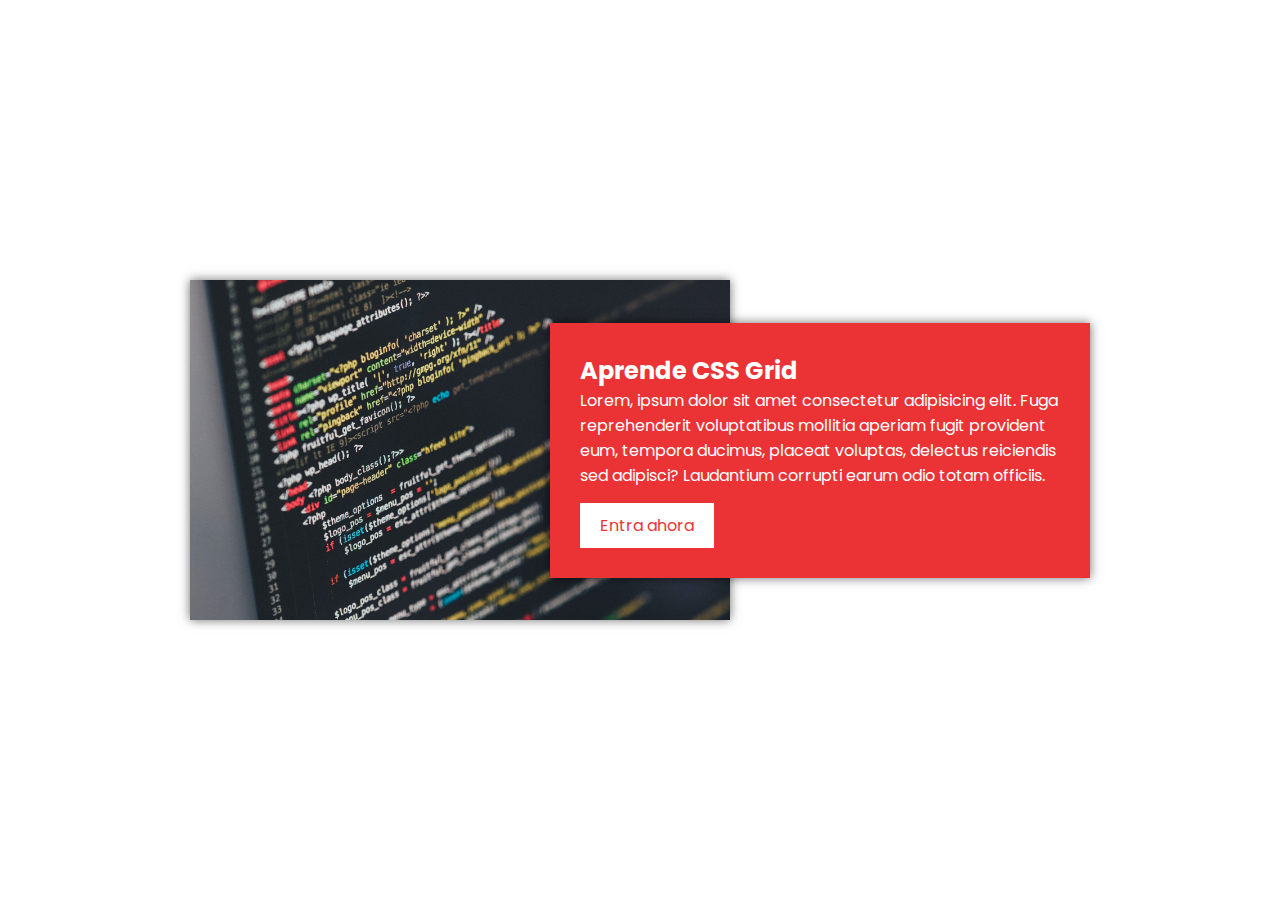
<file: practicas__grid/card__presentation/index.html>
<!DOCTYPE html>
<html lang="en">
<head>
    <meta charset="UTF-8">
    <meta http-equiv="X-UA-Compatible" content="IE=edge">
    <meta name="viewport" content="width=device-width, initial-scale=1.0">
    <link rel="stylesheet" href="css/styles.css">
    <title>Carta de presentación</title>
</head>
<body>
    <main class="main">
        <section class="card">
            <div class="card__container">
                <h2 class="card__title">Aprende CSS Grid</h2>
                <p class="card__description">Lorem, ipsum dolor sit amet consectetur adipisicing elit. Fuga reprehenderit voluptatibus mollitia aperiam fugit provident eum, tempora ducimus, placeat voluptas, delectus reiciendis sed adipisci? Laudantium corrupti earum odio totam officiis.</p>
                <a href="" class="card__cta">Entra ahora</a>
            </div>
        </section>
    </main>
</body>
</html>
</file>
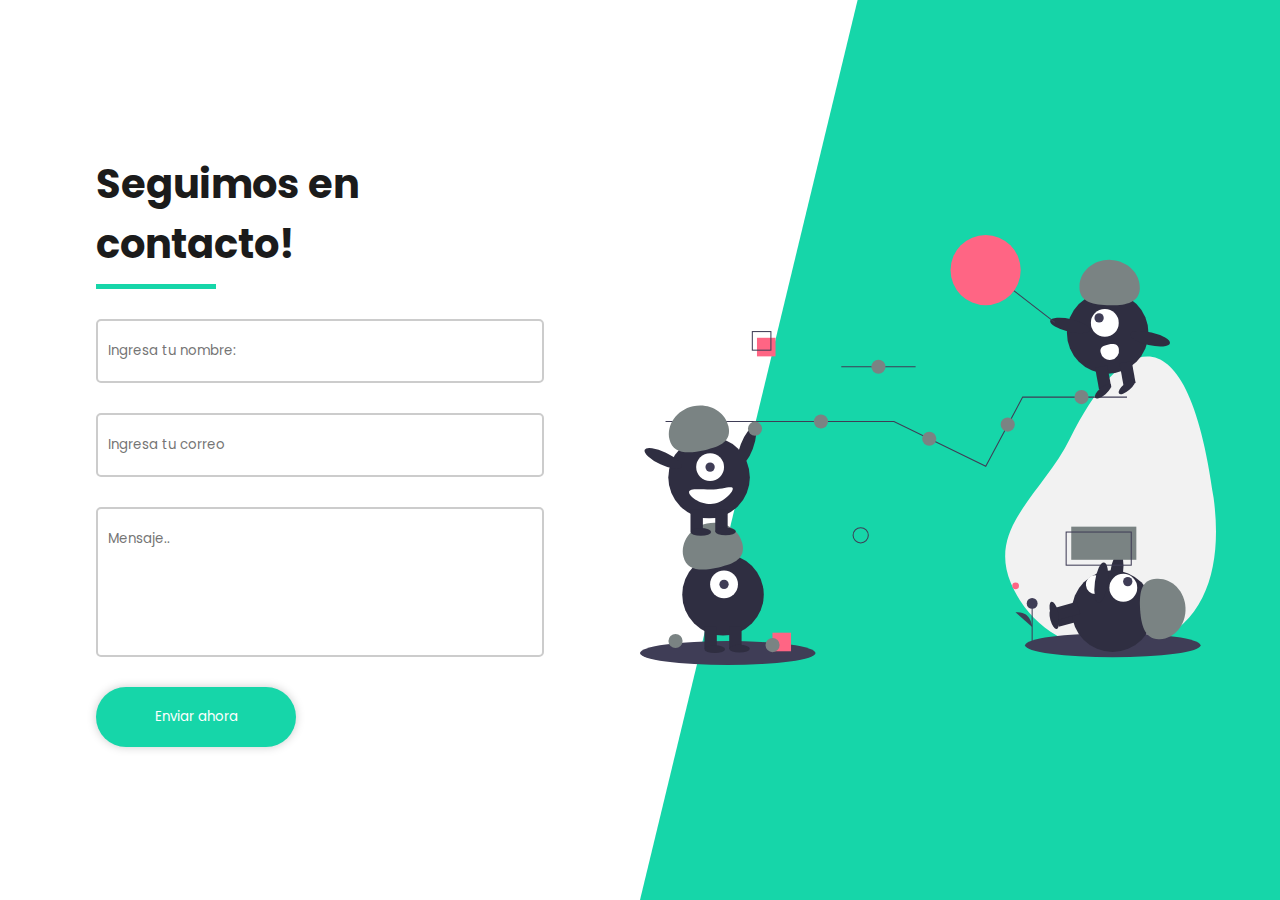
<file: practicas__grid/formulario/index.html>
<!DOCTYPE html>
<html lang="en">
<head>
    <meta charset="UTF-8">
    <meta http-equiv="X-UA-Compatible" content="IE=edge">
    <meta name="viewport" content="width=device-width, initial-scale=1.0">
    <link rel="stylesheet" href="css/styles.css">
    <title>Formulario</title>
</head>
<body>
    <main class="main">
        <section class="contact">
            <figure class="contact__figure">
                <img src="img/team.svg" alt="team" class="contact__img">
            </figure>
    
            <form action="" class="contact__form">
                <h2 class="contact__title">Seguimos en contacto!</h2>
    
                <input type="text" placeholder="Ingresa tu nombre:" class="contact__input">
                <input type="email" placeholder="Ingresa tu correo" class="contact__input">
                <textarea placeholder="Mensaje.." class="contact__input contact__input--area"></textarea>
                <input type="submit" value="Enviar ahora" class="contact__cta">
            </form>
        </section>
    </main>
    
</body>
</html>
</file>
<file: practicas__grid/card__presentation/css/styles.css>
@import url('https://fonts.googleapis.com/css2?family=Lora&family=Poppins:wght@300;700&display=swap');

*{
    margin: 0;
    padding: 0;
    box-sizing: border-box;
}

:root{
    --font-body:'Poppins', sans-serif;
    --color-bg:#ccc;
    --color-primary:#EB3336;
    --color-secondary:#eee;

    --columns-card:repeat(5,1fr);
    --rows-card:repeat(8,1fr)
}

body{
    font-family: var(--font-body);
    display:flex;
    justify-content:center;
    align-items:center;
    height: 100vh;
    
}

.card{
    display: grid;
    width: 90%;
    max-width: 1000px;
    margin: auto;
    grid-template-columns: var(--columns-card);
    grid-template-rows: var(--rows-card);
    
}

.card__container{
    grid-column: 3/-1;
    grid-row: 2/-2;
    background-color: var(--color-primary);
    color: white;
    padding: 30px;
    box-shadow: 0px 0px 10px #00000092;
}

.card::before{
    content: '';
    display: block;
    grid-column: 1/4;
    grid-row: 1/-1;
    background-image: url(../img/code.jpg);
    background-size: cover;
    box-shadow: 0px 0px 10px #00000092;
}

.card__cta{
    display: inline-block;
    margin-top: 15px;
    text-decoration: none;
    background-color: white;
    padding: 10px 20px;
    color: var(--color-primary);
    
}


@media screen and (max-width:800px) {
    .card__container{
        grid-column: 2/-1;
    }

    .card::after{
        grid-column: 1/5;
    }
}

@media screen and (max-width:600px) {
    :root{
    --columns-card:repeat(1fr);
    --rows-card:repeat(2,1fr)
    }

    .card{
        padding: 20px 0;
    }
    .card__container{
        order: -1;
    }
    .card::before,.card__container{
        grid-column: span 1;
        grid-row: span 1;
        height: calc(50vh -20px);
        
    }

    .card__cta{
        display: block;
        max-width: 200px;
        margin: auto;
        text-align: center;
        margin-top: 20px;
    }
}
</file>
<file: practicas__grid/formulario/css/styles.css>
@import url('https://fonts.googleapis.com/css2?family=Poppins:wght@300;400;700&display=swap');

*{
    margin: 0;
    padding: 0;
    box-sizing: border-box;
}

:root{
    --font: 'Poppins';
}
body{
    font-family: 'Poppins';
}

.contact{
    min-height: 600px;
    height: 100vh;
    display: grid;
    grid-template-columns: repeat(8,1fr);
    grid-template-rows: 1fr;
}

.contact__figure{
    grid-column: 5/-1;
    grid-row:1/-1;
    display: flex;
    align-items: center;
    position: relative;
}

.contact__figure::before{
    content: '';
    display: block;
    position: absolute;
    width: 100%;
    height: 100%;
    clip-path: polygon(34% 0, 100% 0, 100% 100%, 0% 100%);
    background-color: #16d6a9;
    z-index: -1;
}

.contact__img{
    width: 90%;
}

.contact__form{
    grid-column: 1/5;
    grid-row: 1/-1;
    place-self: center;

    display: grid;
    width: 70%;
    gap: 30px;
}

.contact__title{
    font-size: 40px;
    color:#1b1b1b;
}

.contact__title::after{
    content: '';
    display: block;
    height: 5px;
    width: 120px;
    background-color:#16d6a9;
    margin-top: 10px; 
}

.contact__input{
    padding: 20px 10px;
    font-family: var(--font);
    outline: none;
    border: 2px solid #ccc;
    border-radius: 5px;
    color: #5e5e5e;
}

.contact__input--area{
    height: 150px;
    resize: none;
}

.contact__cta{
    width: 50%;
    max-width: 200px;
    padding: 20px 5px;
    cursor: pointer;
    font-family: var(--font);
    border: none;
    border-radius: 30px;
    color: white;
    background-color:#16d6a9;
    box-shadow: 0px 0px 10px #ccc;
}

.contact__cta:hover{
    background-color:#55daae;
}

@media screen and (max-width:850px) {
    .contact__form{
        grid-column: 1/-1;
        grid-row: 2/2;
        padding: 40px 0;
        width: 90%;
    }

    .contact__figure{
        grid-column: 1/-1;
        grid-row: 1/2;
    }

    .contact__figure::before{
        clip-path: polygon(100% 0, 0 0, 0 100%);
    }

    .contact__cta{
        margin: auto;
    }
}
</file>
